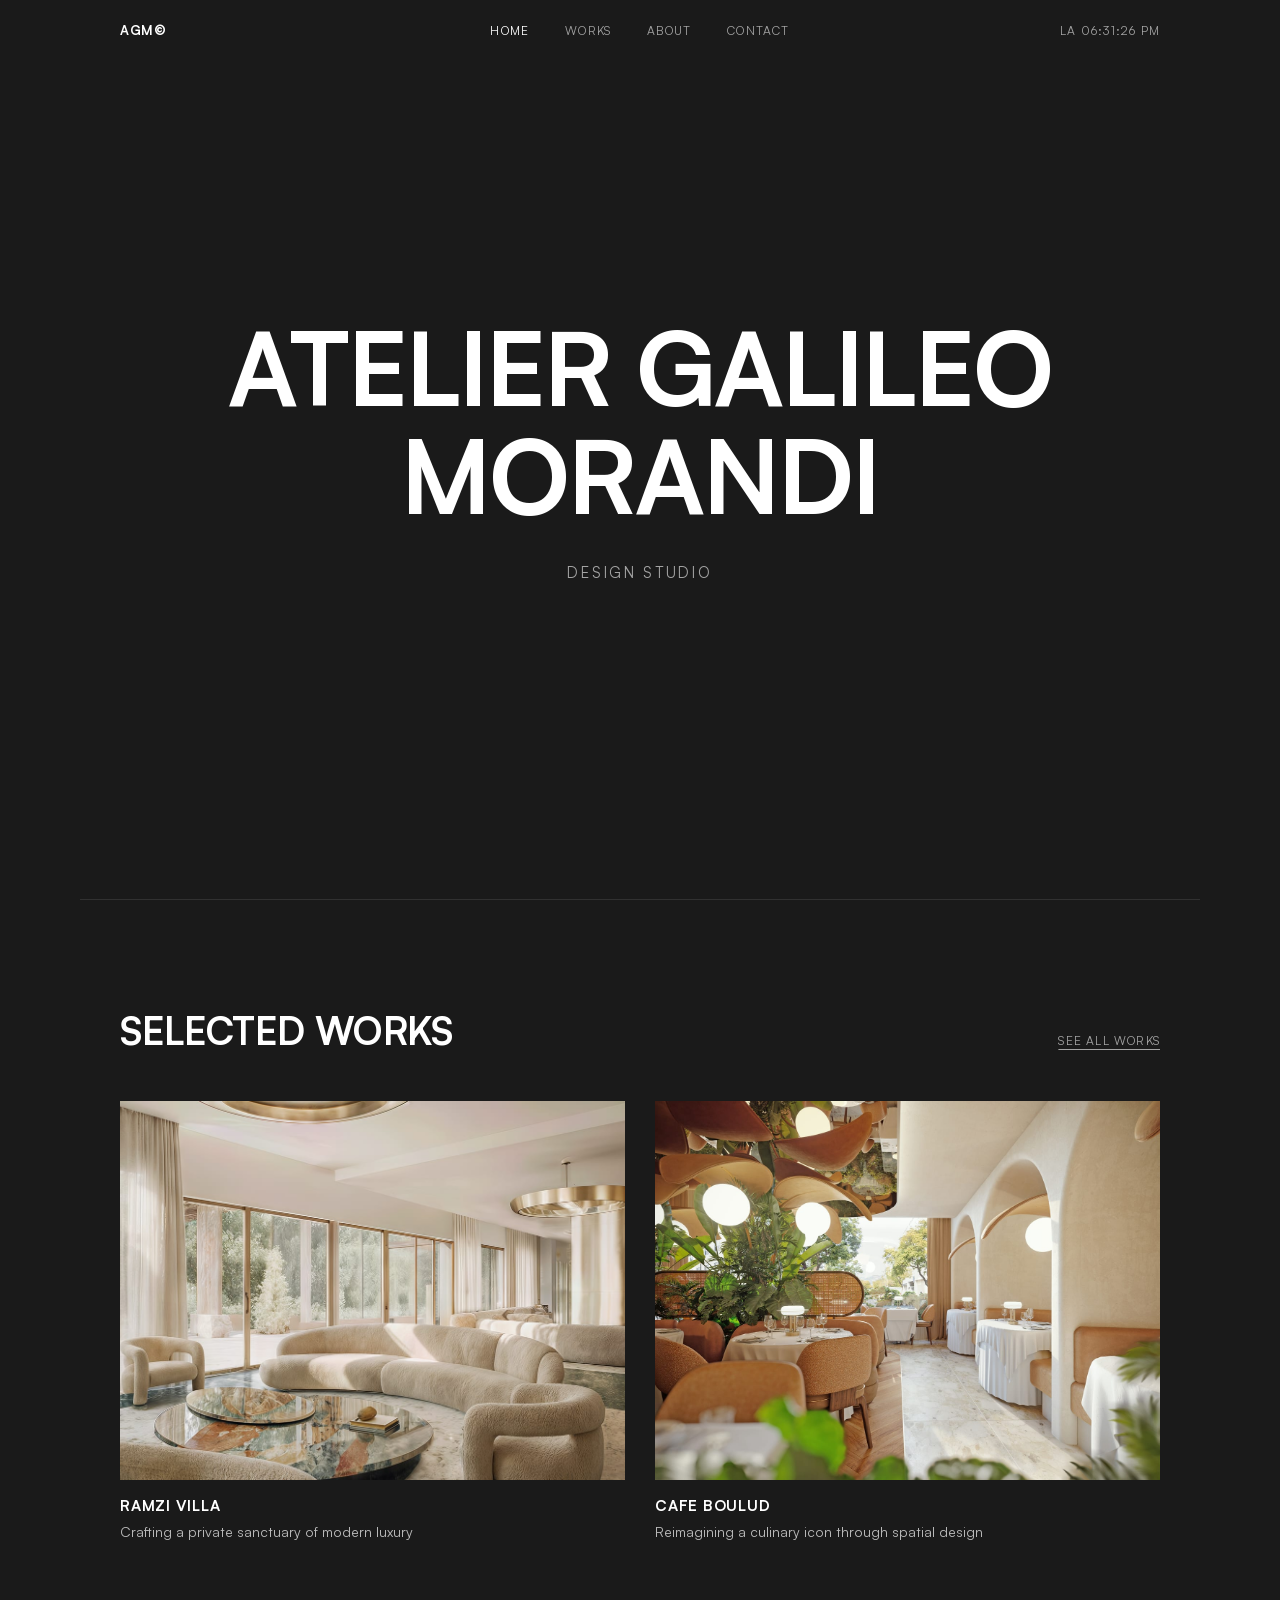
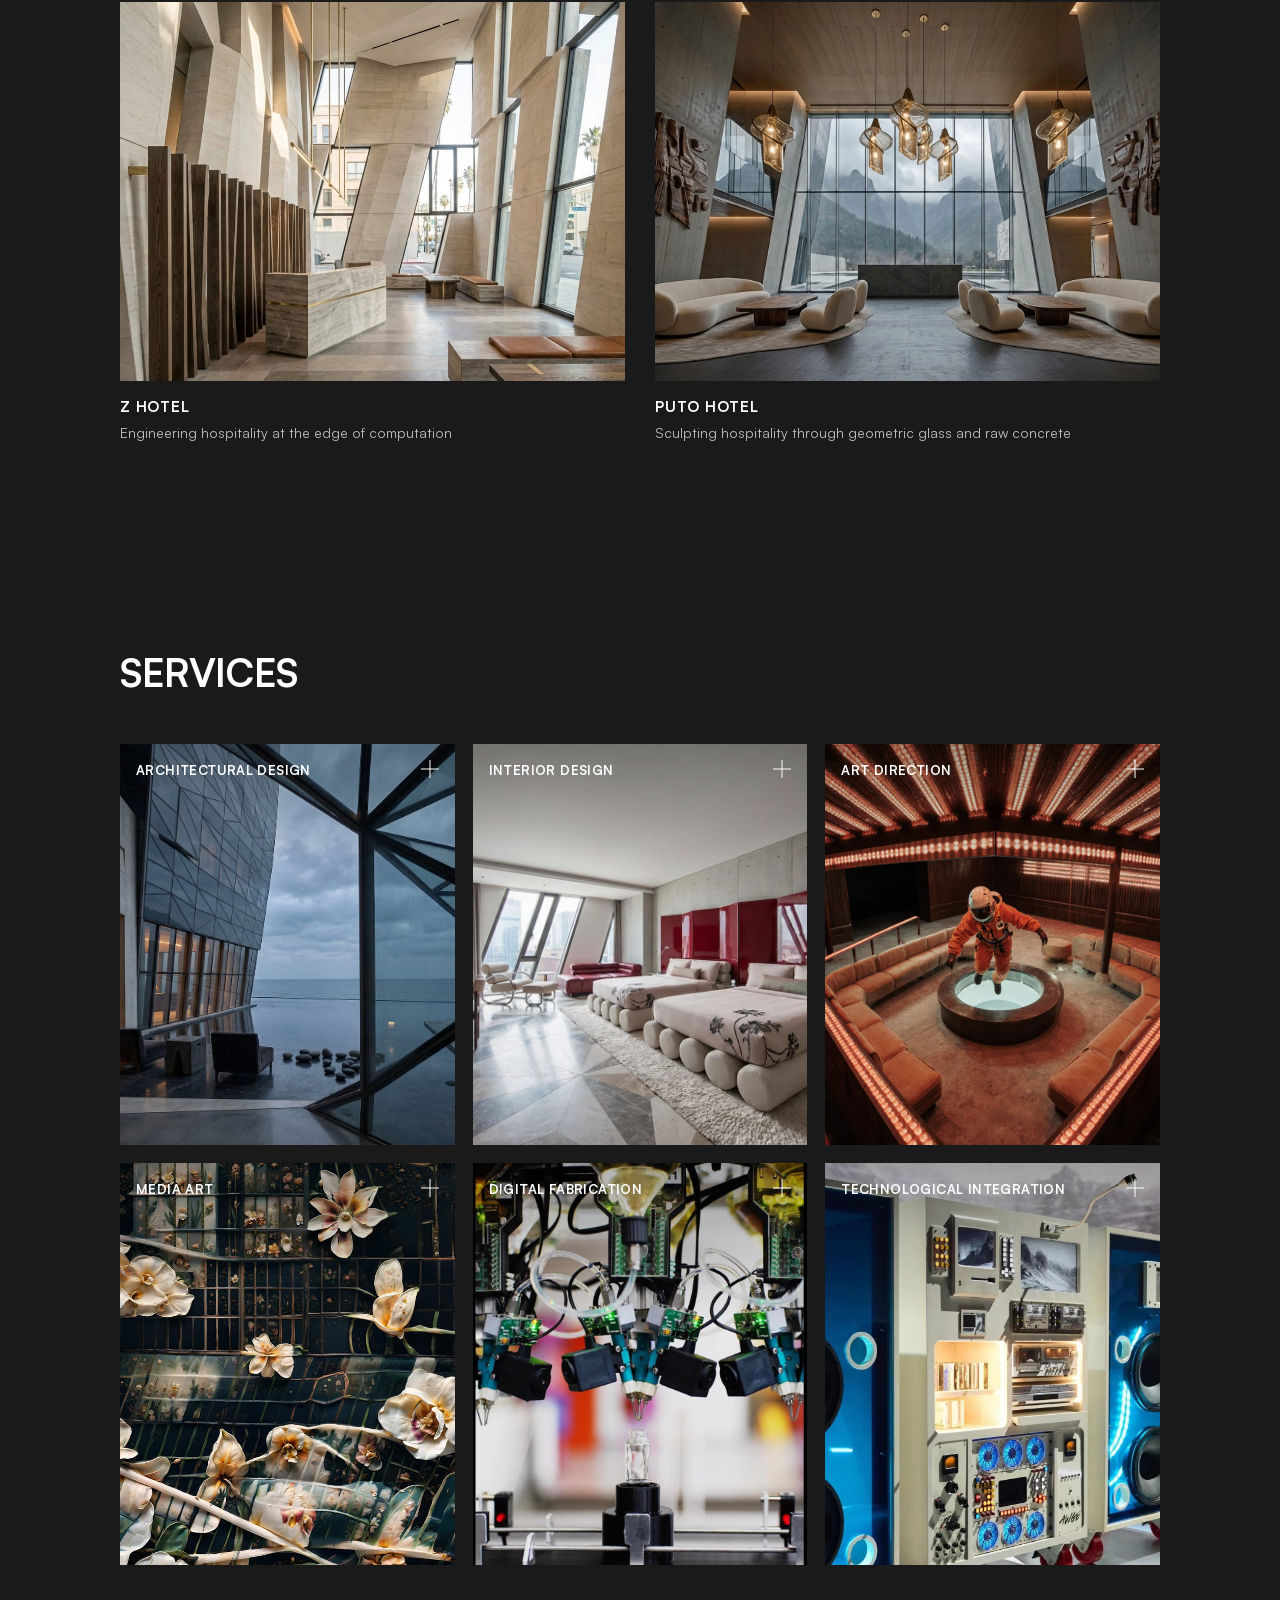
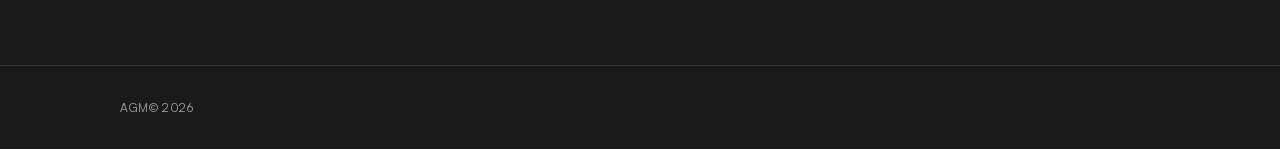
<file: index.html>
<!DOCTYPE html>
<html lang="en">
<head>
  <meta charset="UTF-8">
  <meta name="viewport" content="width=device-width, initial-scale=1.0">
  <title>Atelier Galileo Morandi — Design Studio</title>
  <meta name="description" content="Atelier Galileo Morandi is a design office working at the intersection of creativity and technology. Based in Los Angeles.">
  <meta property="og:title" content="Atelier Galileo Morandi — Design Studio">
  <meta property="og:description" content="Design office working at the intersection of creativity and technology.">
  <meta property="og:image" content="https://atelier-galileo.github.io/SelectedWorks/images/projects/z-hotel/desktop/generated-image-february-23-2026-2-05pm.jpg-2.jpg">
  <meta property="og:url" content="https://atelier-galileo.github.io/SelectedWorks/">
  <meta property="og:type" content="website">
  <meta name="twitter:card" content="summary_large_image">
  <link rel="stylesheet" href="css/styles.css">
</head>
<body>

  <!-- Navigation -->
  <nav class="nav">
    <div class="container nav__inner">
      <a href="index.html" class="nav__logo">AGM&copy;</a>
      <div class="nav__links" id="navLinks">
        <a href="index.html" class="nav__link">HOME</a>
        <a href="works.html" class="nav__link">WORKS</a>
        <a href="about.html" class="nav__link">ABOUT</a>
        <a href="contact.html" class="nav__link">CONTACT</a>
      </div>
      <span class="nav__clock" id="clock"></span>
      <button class="nav__toggle" id="navToggle" aria-label="Menu">
        <span></span>
        <span></span>
        <span></span>
      </button>
    </div>
  </nav>

  <!-- Hero -->
  <section class="hero">
    <div class="hero__content">
      <h1 class="hero__heading">ATELIER GALILEO MORANDI</h1>
      <p class="hero__subtitle">DESIGN STUDIO</p>
    </div>
    <div class="hero__divider"></div>
  </section>

  <!-- Selected Works -->
  <section class="section" id="selectedWorks">
    <div class="container reveal">
      <div class="works__header">
        <h2 class="works__title">SELECTED WORKS</h2>
        <a href="works.html" class="works__see-all">SEE ALL WORKS</a>
      </div>
      <div class="works__grid" id="worksGrid"></div>
    </div>
  </section>

  <!-- Services -->
  <section class="section" id="services">
    <div class="container reveal">
      <h2 class="services__title">SERVICES</h2>
      <div class="services__grid" id="servicesGrid"></div>
    </div>
  </section>

  <!-- Footer -->
  <footer class="footer">
    <div class="container footer__inner">
      <span class="footer__copyright" id="footerCopy"></span>
    </div>
  </footer>

  <script src="data.js?v=12"></script>
  <script src="js/responsive-images.js"></script>
  <script src="js/main.js" defer></script>
  <script src="js/hero-blur.js" defer></script>
  <script src="js/section-reveal.js" defer></script>
</body>
</html>
</file>
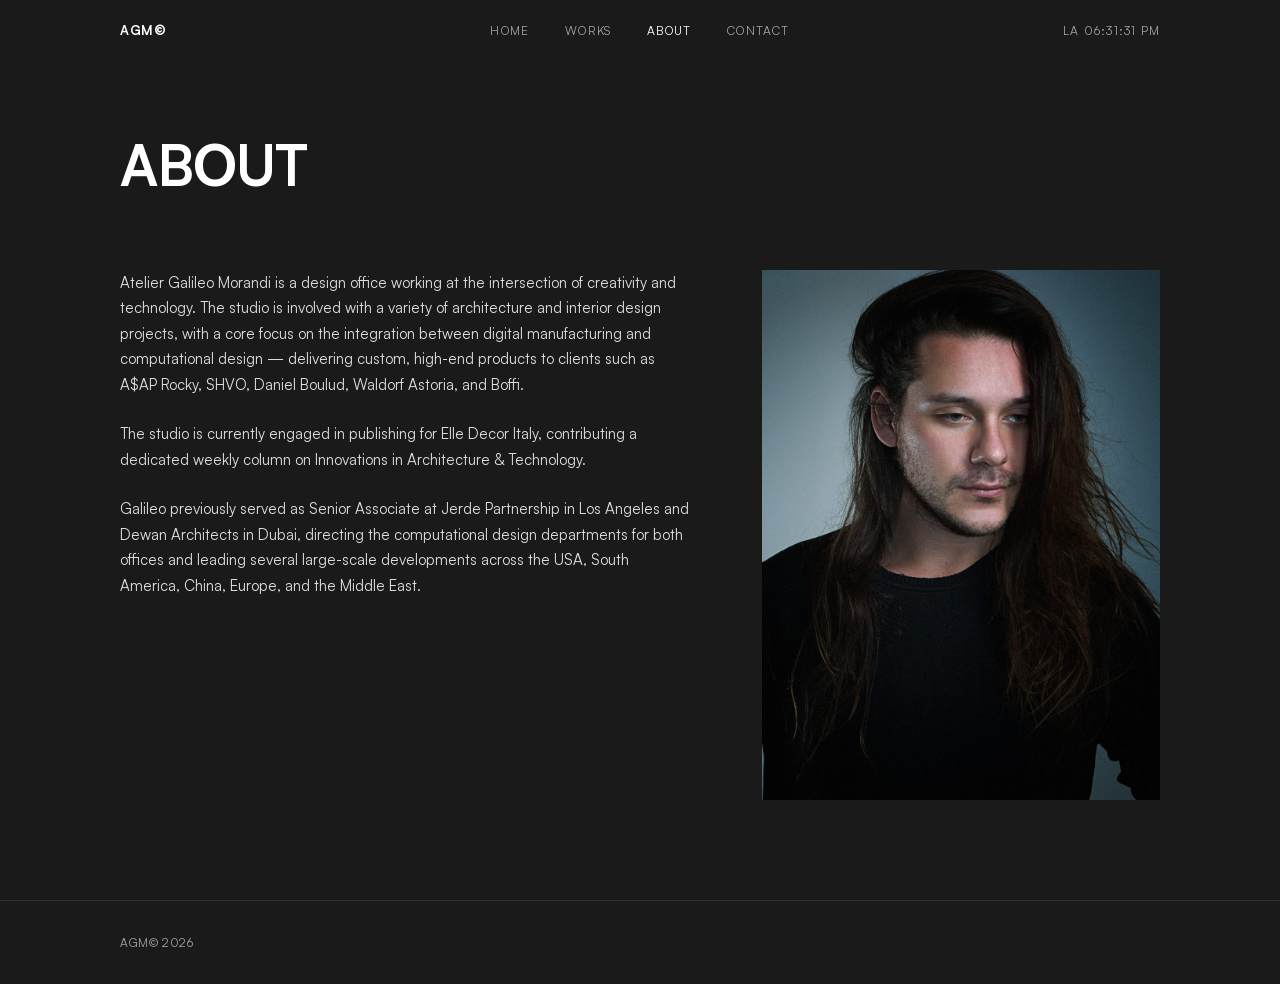
<file: about.html>
<!DOCTYPE html>
<html lang="en">
<head>
  <meta charset="UTF-8">
  <meta name="viewport" content="width=device-width, initial-scale=1.0">
  <title>About — Atelier Galileo Morandi</title>
  <meta name="description" content="About Atelier Galileo Morandi — a design office working at the intersection of creativity and technology.">
  <link rel="stylesheet" href="css/styles.css">
</head>
<body>

  <!-- Navigation -->
  <nav class="nav">
    <div class="container nav__inner">
      <a href="index.html" class="nav__logo">AGM&copy;</a>
      <div class="nav__links" id="navLinks">
        <a href="index.html" class="nav__link">HOME</a>
        <a href="works.html" class="nav__link">WORKS</a>
        <a href="about.html" class="nav__link">ABOUT</a>
        <a href="contact.html" class="nav__link">CONTACT</a>
      </div>
      <span class="nav__clock" id="clock"></span>
      <button class="nav__toggle" id="navToggle" aria-label="Menu">
        <span></span>
        <span></span>
        <span></span>
      </button>
    </div>
  </nav>

  <!-- About -->
  <main class="container">
    <section class="about-page" id="about">
      <h1 class="about-page__heading reveal">ABOUT</h1>
      <div class="about__grid reveal">
        <div class="about__text" id="aboutText"></div>
        <img class="about__portrait" src="images/services/desktop/galileo-morandi-portrait.jpg" alt="Galileo Morandi — portrait" loading="lazy">
      </div>
    </section>
  </main>

  <!-- Footer -->
  <footer class="footer" style="margin-top: var(--section-gap);">
    <div class="container footer__inner">
      <span class="footer__copyright" id="footerCopy"></span>
    </div>
  </footer>

  <script src="data.js?v=12"></script>
  <script src="js/main.js" defer></script>
  <script src="js/section-reveal.js" defer></script>
</body>
</html>
</file>
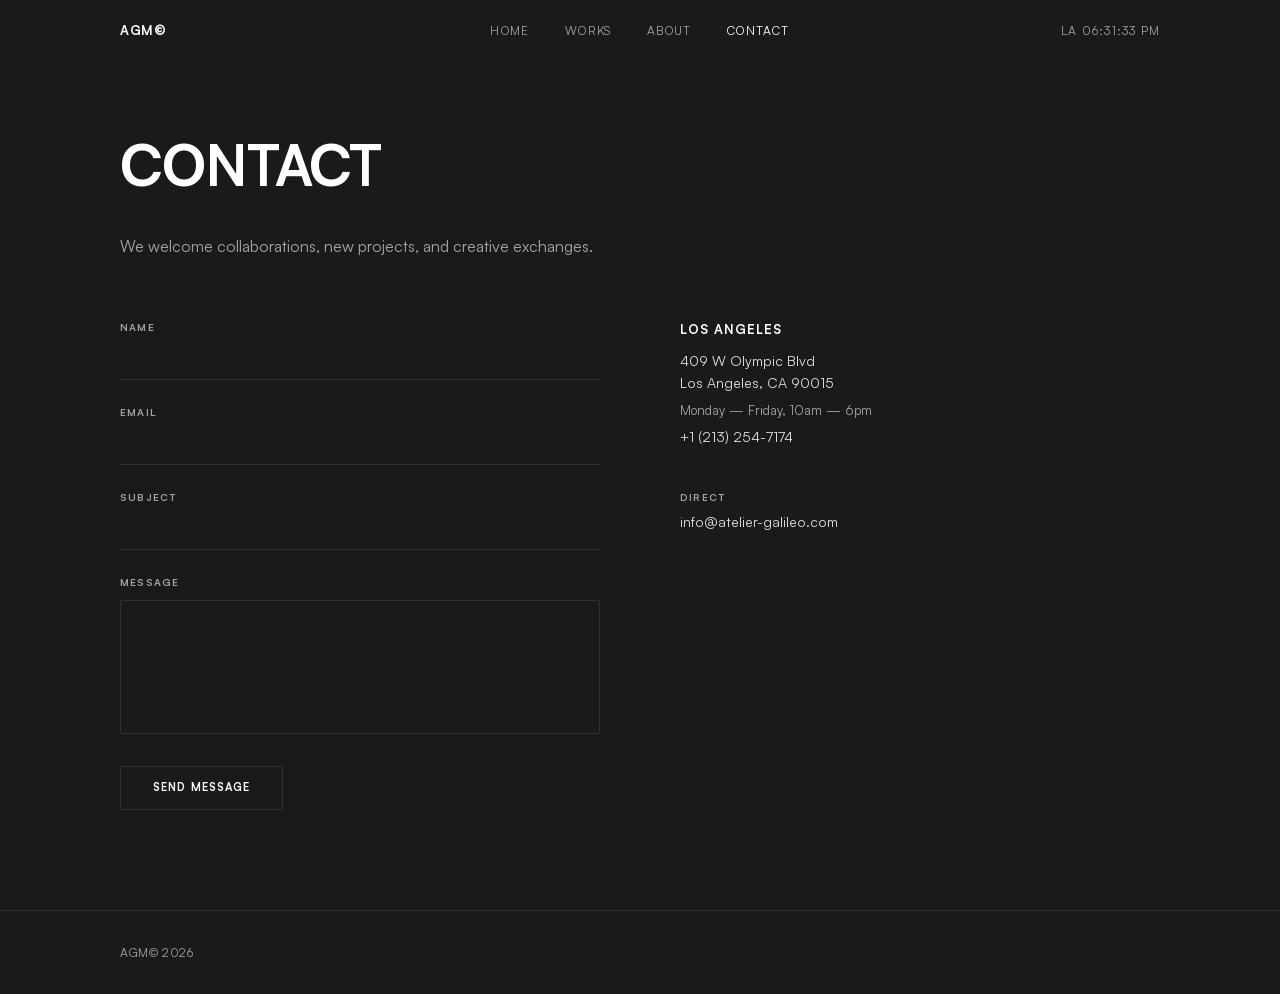
<file: contact.html>
<!DOCTYPE html>
<html lang="en">
<head>
  <meta charset="UTF-8">
  <meta name="viewport" content="width=device-width, initial-scale=1.0">
  <title>Contact — Atelier Galileo Morandi</title>
  <meta name="description" content="Get in touch with Atelier Galileo Morandi — design studio based in Los Angeles.">
  <link rel="stylesheet" href="css/styles.css">
</head>
<body>

  <!-- Navigation -->
  <nav class="nav">
    <div class="container nav__inner">
      <a href="index.html" class="nav__logo">AGM&copy;</a>
      <div class="nav__links" id="navLinks">
        <a href="index.html" class="nav__link">HOME</a>
        <a href="works.html" class="nav__link">WORKS</a>
        <a href="about.html" class="nav__link">ABOUT</a>
        <a href="contact.html" class="nav__link">CONTACT</a>
      </div>
      <span class="nav__clock" id="clock"></span>
      <button class="nav__toggle" id="navToggle" aria-label="Menu">
        <span></span>
        <span></span>
        <span></span>
      </button>
    </div>
  </nav>

  <!-- Contact -->
  <main class="container">
    <h1 class="contact-page__heading reveal">CONTACT</h1>

    <p class="contact-page__intro reveal">We welcome collaborations, new projects, and creative exchanges.</p>

    <div class="contact-page__layout reveal">

      <!-- Left: Form -->
      <div class="contact-page__form-col">
        <form class="contact-form" id="contactForm">
          <div class="contact-form__field">
            <label class="contact-form__label" for="contactName">NAME</label>
            <input class="contact-form__input" type="text" id="contactName" name="name" required>
          </div>
          <div class="contact-form__field">
            <label class="contact-form__label" for="contactEmail">EMAIL</label>
            <input class="contact-form__input" type="email" id="contactEmail" name="email" required>
          </div>
          <div class="contact-form__field">
            <label class="contact-form__label" for="contactSubject">SUBJECT</label>
            <input class="contact-form__input" type="text" id="contactSubject" name="subject">
          </div>
          <div class="contact-form__field">
            <label class="contact-form__label" for="contactMessage">MESSAGE</label>
            <textarea class="contact-form__textarea" id="contactMessage" name="message" rows="6" required></textarea>
          </div>
          <button class="contact-form__submit" type="submit">SEND MESSAGE</button>
        </form>
      </div>

      <!-- Right: Info -->
      <div class="contact-page__info-col">

        <div class="contact-page__office">
          <h3 class="contact-page__office-title">LOS ANGELES</h3>
          <p class="contact-page__office-address">409 W Olympic Blvd<br>Los Angeles, CA 90015</p>
          <p class="contact-page__office-hours">Monday — Friday, 10am — 6pm</p>
          <a href="tel:+12132547174" class="contact-page__office-phone">+1 (213) 254-7174</a>
        </div>


        <div class="contact-page__direct">
          <span class="contact-page__direct-label">DIRECT</span>
          <a href="mailto:info@atelier-galileo.com" class="contact-page__direct-email">info@atelier-galileo.com</a>
        </div>


      </div>
    </div>
  </main>

  <!-- Footer -->
  <footer class="footer" style="margin-top: var(--section-gap);">
    <div class="container footer__inner">
      <span class="footer__copyright" id="footerCopy"></span>
    </div>
  </footer>

  <script src="data.js"></script>
  <script src="js/main.js" defer></script>
  <script src="js/section-reveal.js" defer></script>
</body>
</html>
</file>
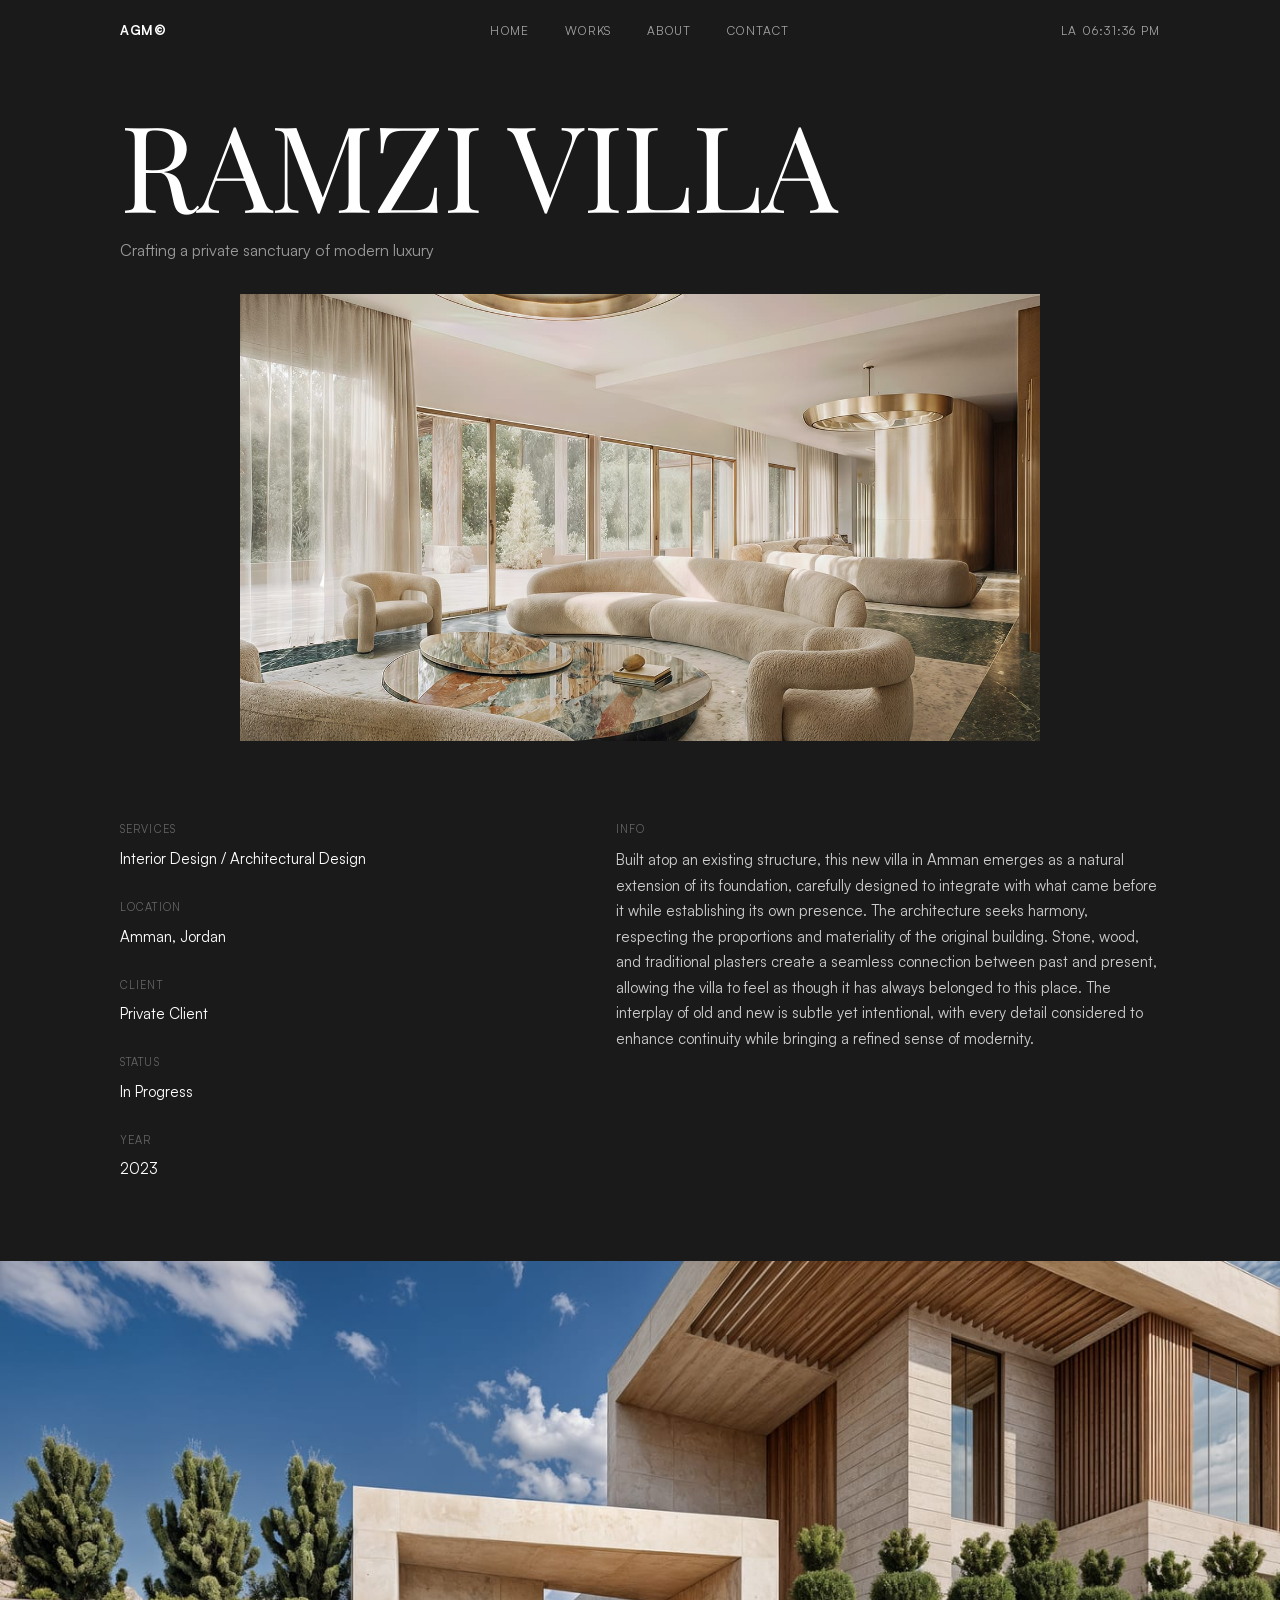
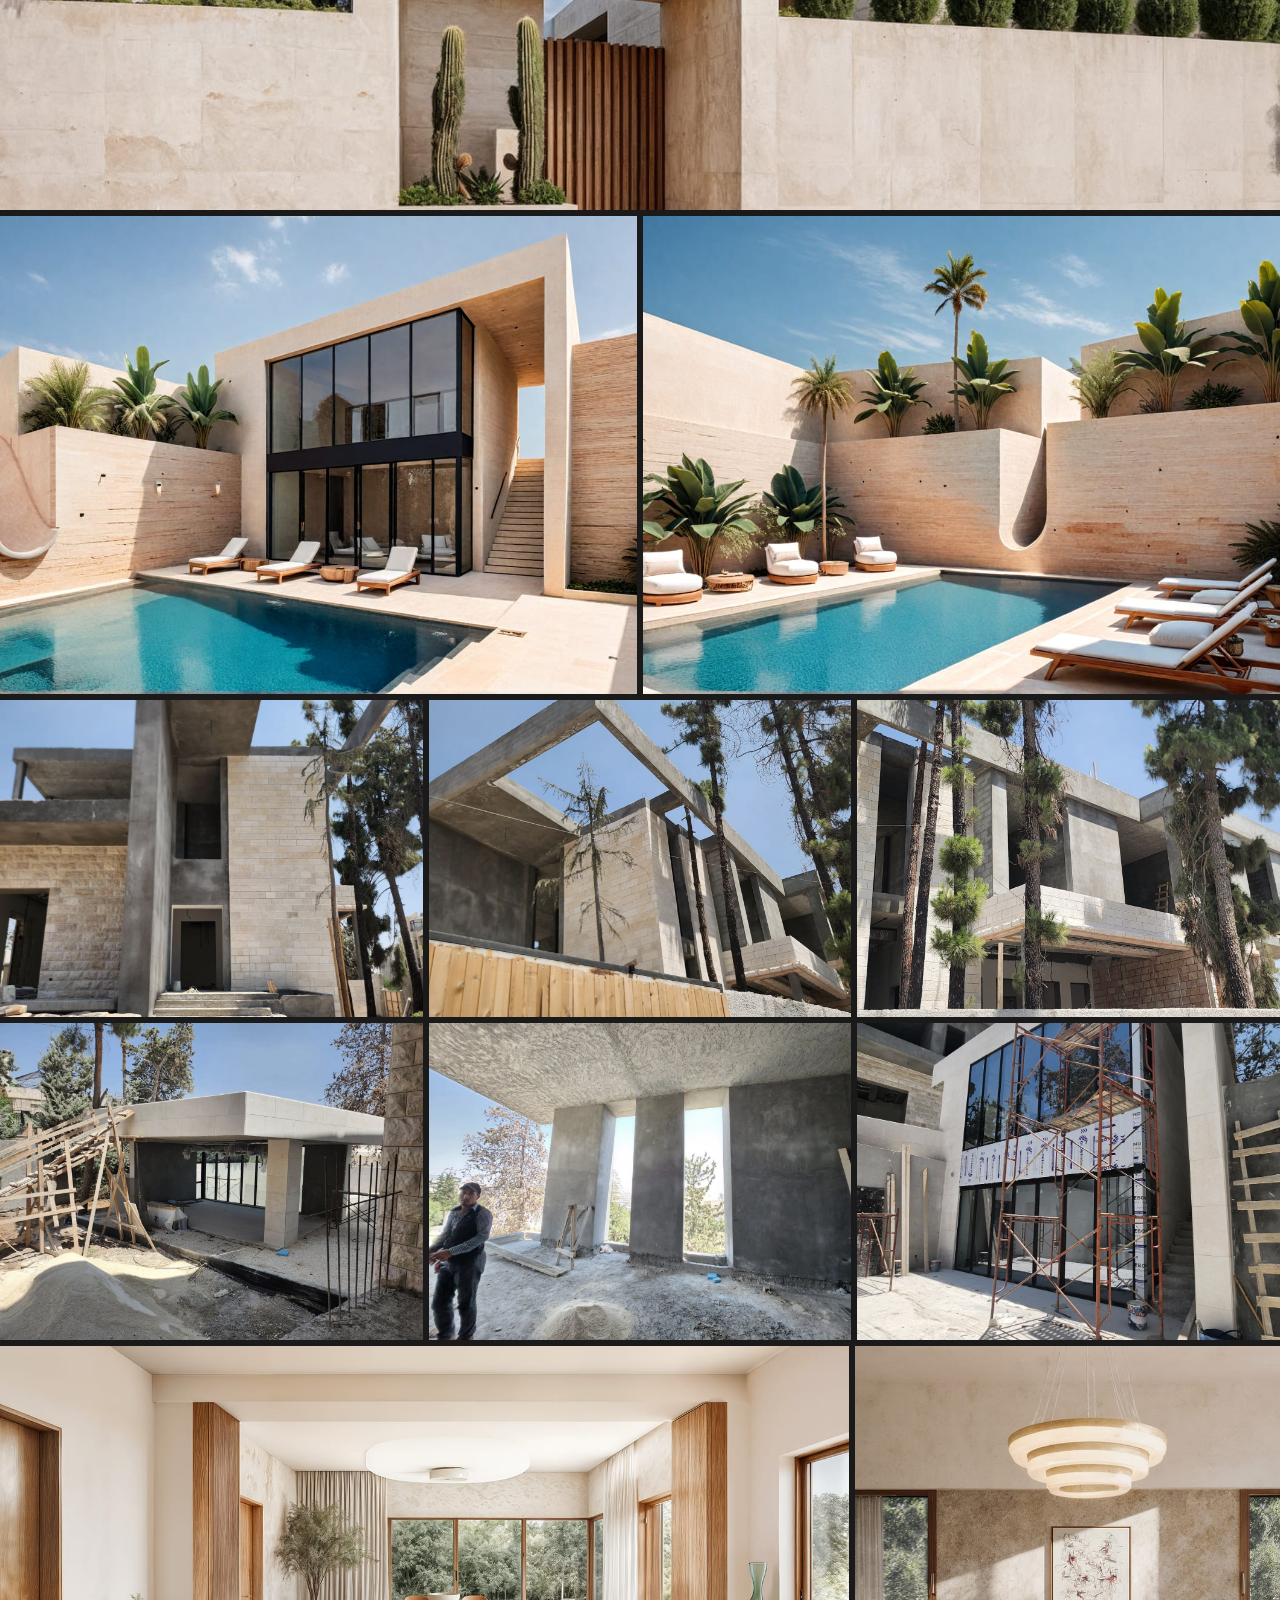
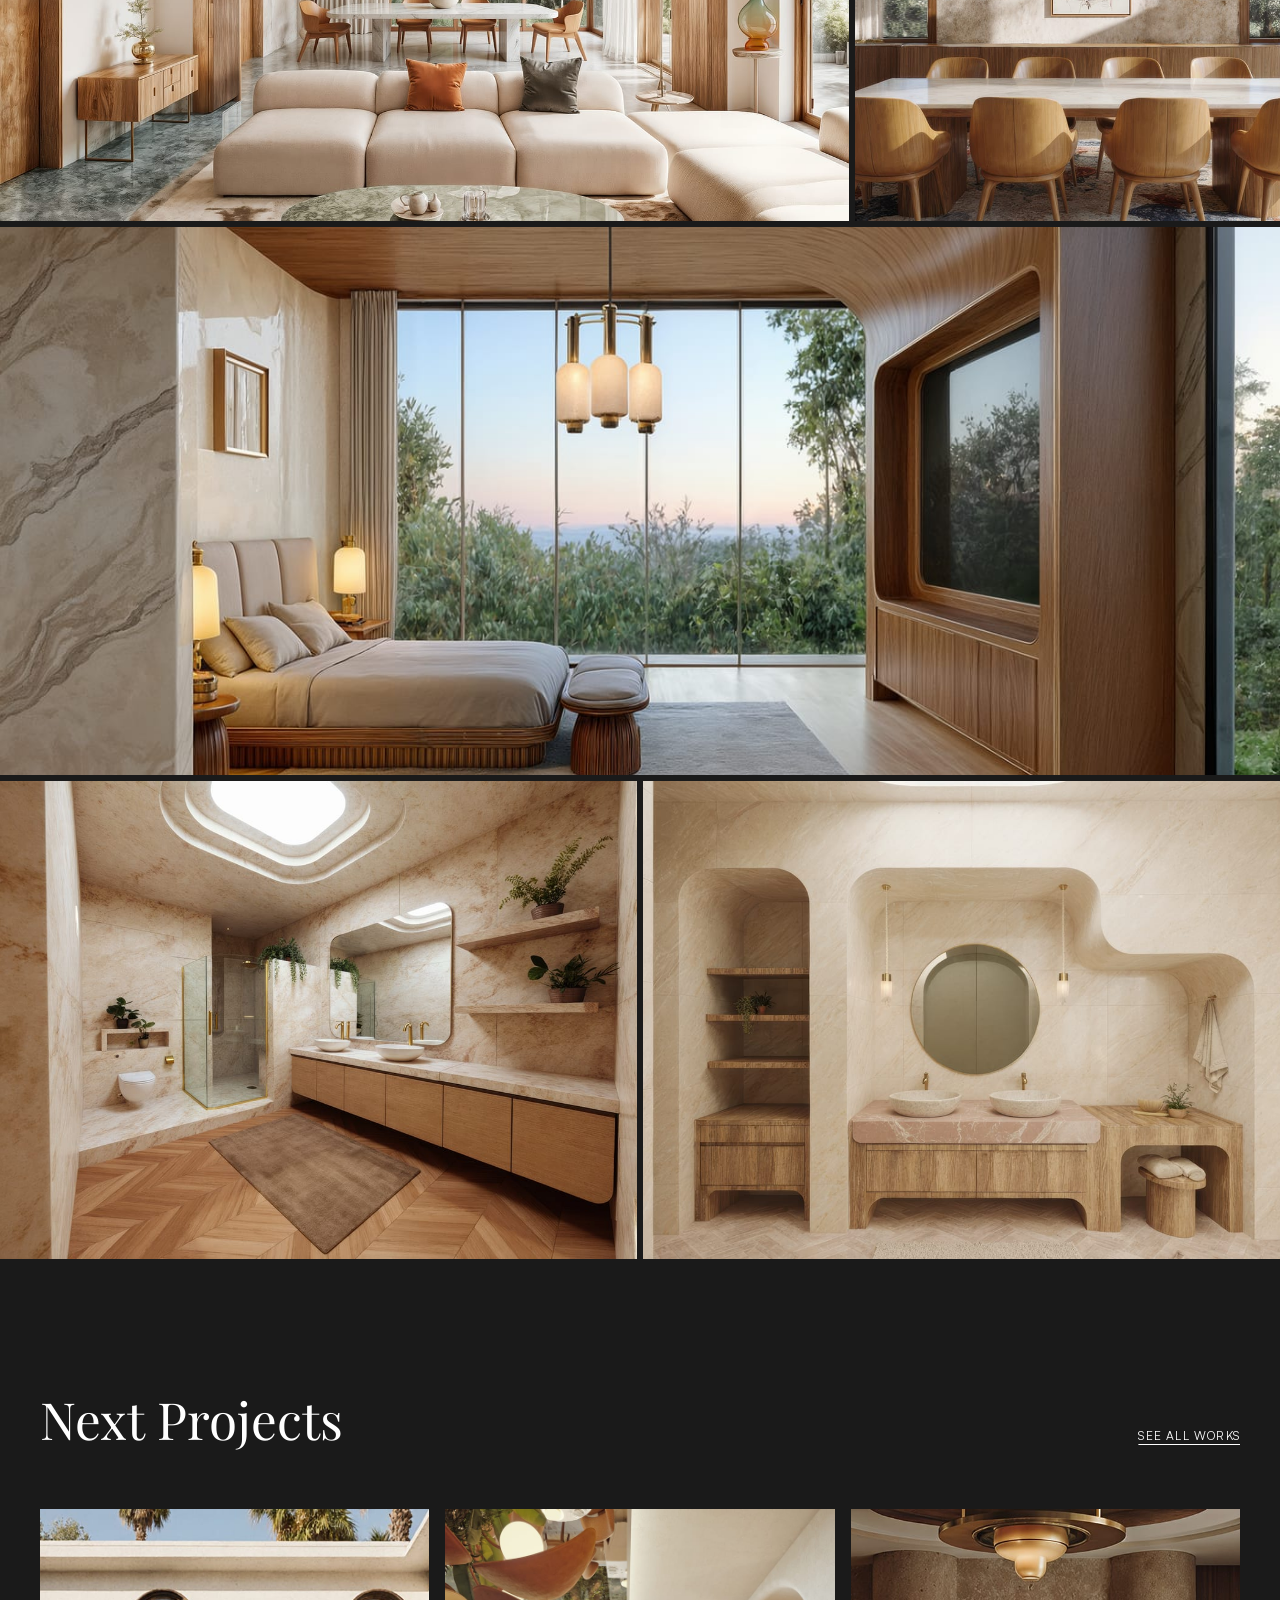
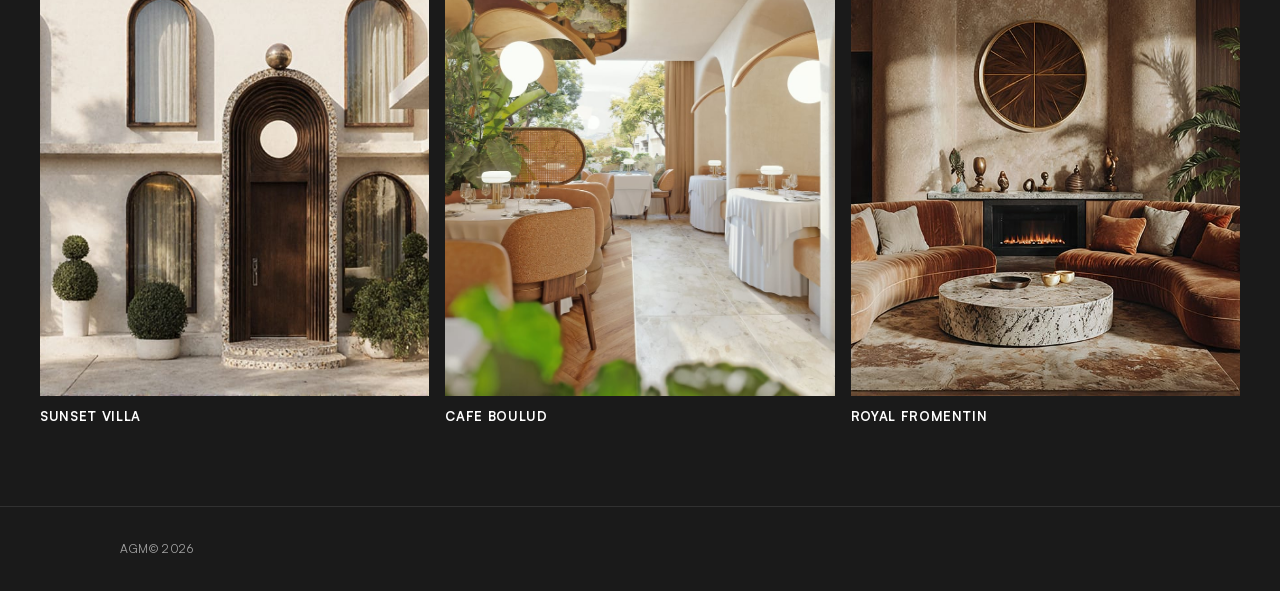
<file: project.html>
<!DOCTYPE html>
<html lang="en">
<head>
  <meta charset="UTF-8">
  <meta name="viewport" content="width=device-width, initial-scale=1.0">
  <title id="pageTitle">Project — Atelier Galileo Morandi</title>
  <meta name="description" content="Project case study by Atelier Galileo Morandi.">
  <link rel="preconnect" href="https://fonts.googleapis.com">
  <link rel="preconnect" href="https://fonts.gstatic.com" crossorigin>
  <link href="https://fonts.googleapis.com/css2?family=Playfair+Display:wght@400;500&display=swap" rel="stylesheet">
  <link rel="stylesheet" href="css/styles.css">
</head>
<body>

  <!-- Navigation -->
  <nav class="nav">
    <div class="container nav__inner">
      <a href="index.html" class="nav__logo">AGM&copy;</a>
      <div class="nav__links" id="navLinks">
        <a href="index.html" class="nav__link">HOME</a>
        <a href="works.html" class="nav__link">WORKS</a>
        <a href="about.html" class="nav__link">ABOUT</a>
        <a href="contact.html" class="nav__link">CONTACT</a>
      </div>
      <span class="nav__clock" id="clock"></span>
      <button class="nav__toggle" id="navToggle" aria-label="Menu">
        <span></span>
        <span></span>
        <span></span>
      </button>
    </div>
  </nav>

  <!-- Project Detail -->
  <main class="proj-detail" id="projectDetail">

    <!-- Hero -->
    <section class="proj-detail__hero container">
      <h1 class="proj-detail__title" id="projTitle"></h1>
      <p class="proj-detail__subtitle" id="projSubtitle"></p>
    </section>

    <!-- Hero Image -->
    <section class="proj-detail__hero-image" id="projHeroImage">
      <img src="" alt="" id="projHeroImg">
    </section>

    <!-- Metadata -->
    <section class="proj-detail__meta container">
      <div class="proj-detail__meta-left" id="projMetaLeft"></div>
      <div class="proj-detail__meta-right">
        <span class="proj-detail__label">INFO</span>
        <p class="proj-detail__info" id="projInfo"></p>
        <a href="#" class="proj-detail__live-link" id="projLiveLink">See live project</a>
      </div>
    </section>

    <!-- Gallery -->
    <section class="proj-detail__gallery">
      <div class="proj-detail__strip" id="projGallery"></div>
    </section>

    <!-- Next Projects -->
    <section class="proj-detail__next container">
      <div class="proj-detail__next-header">
        <h2 class="proj-detail__next-title">Next Projects</h2>
        <a href="works.html" class="proj-detail__next-all">SEE ALL WORKS</a>
      </div>
      <div class="proj-detail__next-grid" id="projNextGrid"></div>
    </section>

  </main>

  <!-- Footer -->
  <footer class="footer">
    <div class="container footer__inner">
      <span class="footer__copyright" id="footerCopy"></span>
    </div>
  </footer>

  <script src="data.js?v=12"></script>
  <script src="js/responsive-images.js"></script>
  <script src="js/main.js" defer></script>
  <script src="js/section-reveal.js" defer></script>
  <script src="js/project-detail.js" defer></script>
  <script src="js/mobile-gallery.js" defer></script>
</body>
</html>
</file>
<file: css/styles.css>
/* ==========================================================================
   styles.css — Atelier Galileo Morandi Portfolio
   Source of truth: gemini.md
   ========================================================================== */

/* 1. Font Face
   ========================================================================== */

@font-face {
  font-family: 'Satoshi';
  src: url('../fonts/Satoshi-Variable.woff2') format('woff2');
  font-weight: 300 900;
  font-style: normal;
  font-display: swap;
}

/* 2. Custom Properties
   ========================================================================== */

:root {
  --bg: #1A1A1A;
  --text-primary: #FFFFFF;
  --text-secondary: rgba(255, 255, 255, 0.6);
  --text-body: rgba(255, 255, 255, 0.85);
  --divider: rgba(255, 255, 255, 0.1);
  --overlay: rgba(0, 0, 0, 0.3);

  --font: 'Satoshi', 'Inter', system-ui, sans-serif;

  --container-max: 1200px;
  --pad-desktop: 80px;
  --pad-mobile: 24px;
  --section-gap: 100px;
}

/* 3. Reset / Base
   ========================================================================== */

*, *::before, *::after {
  margin: 0;
  padding: 0;
  box-sizing: border-box;
}

html {
  scroll-behavior: smooth;
}

body {
  font-family: var(--font);
  font-weight: 400;
  font-size: 15px;
  line-height: 1.6;
  background: var(--bg);
  color: var(--text-primary);
  -webkit-font-smoothing: antialiased;
  -moz-osx-font-smoothing: grayscale;
  overflow-x: hidden;
}

img {
  display: block;
  max-width: 100%;
  height: auto;
  border-radius: 0;
  object-fit: cover;
}

a {
  color: inherit;
  text-decoration: none;
}

button {
  font: inherit;
  color: inherit;
  background: none;
  border: none;
  cursor: pointer;
}

ul, ol {
  list-style: none;
}

/* 4. Typography Utilities
   ========================================================================== */

.text-uppercase {
  text-transform: uppercase;
}

/* 5. Layout
   ========================================================================== */

.container {
  max-width: var(--container-max);
  margin: 0 auto;
  padding: 0 var(--pad-desktop);
}

.section {
  padding: var(--section-gap) 0;
}

/* 6. Navigation
   ========================================================================== */

.nav {
  position: fixed;
  top: 0;
  left: 0;
  right: 0;
  z-index: 100;
  padding: 20px 0;
}

.nav__inner {
  display: flex;
  align-items: center;
  justify-content: space-between;
}

.nav__logo {
  font-size: 13px;
  font-weight: 700;
  text-transform: uppercase;
  letter-spacing: 0.05em;
}

.nav__links {
  display: flex;
  gap: 36px;
  position: absolute;
  left: 50%;
  transform: translateX(-50%);
}

.nav__link {
  font-size: 12px;
  font-weight: 400;
  text-transform: uppercase;
  letter-spacing: 0.1em;
  color: var(--text-secondary);
  transition: color 0.2s ease;
}

.nav__link:hover,
.nav__link--active {
  color: var(--text-primary);
}

.nav__clock {
  font-size: 12px;
  font-weight: 400;
  text-transform: uppercase;
  letter-spacing: 0.1em;
  color: var(--text-secondary);
}

/* Mobile nav toggle */
.nav__toggle {
  display: none;
  flex-direction: column;
  gap: 5px;
  padding: 4px;
}

.nav__toggle span {
  display: block;
  width: 20px;
  height: 1px;
  background: var(--text-primary);
  transition: transform 0.3s ease, opacity 0.3s ease;
}

/* 7. Hero
   ========================================================================== */

.hero {
  height: 100vh;
  display: flex;
  align-items: center;
  justify-content: center;
  text-align: center;
  position: relative;
}

.hero__content {
  will-change: filter, opacity, transform;
}

.hero__heading {
  font-size: clamp(48px, 8vw, 140px);
  font-weight: 700;
  text-transform: uppercase;
  letter-spacing: -0.02em;
  line-height: 1.05;
}

.hero__subtitle {
  font-size: 15px;
  font-weight: 400;
  text-transform: uppercase;
  letter-spacing: 0.18em;
  color: var(--text-secondary);
  margin-top: 32px;
}

.hero__divider {
  position: absolute;
  bottom: 0;
  left: var(--pad-desktop);
  right: var(--pad-desktop);
  height: 1px;
  background: var(--divider);
}

/* 8. Selected Works
   ========================================================================== */

.works__header {
  display: flex;
  align-items: baseline;
  justify-content: space-between;
  margin-bottom: 40px;
}

.works__title {
  font-size: clamp(28px, 3vw, 40px);
  font-weight: 700;
  text-transform: uppercase;
  letter-spacing: -0.01em;
}

.works__see-all {
  font-size: 12px;
  font-weight: 400;
  text-transform: uppercase;
  letter-spacing: 0.1em;
  color: var(--text-secondary);
  text-decoration: underline;
  text-underline-offset: 4px;
  transition: color 0.2s ease;
}

.works__see-all:hover {
  color: var(--text-primary);
}

.works__grid {
  display: grid;
  grid-template-columns: 1fr 1fr;
  gap: 30px;
  row-gap: 60px;
}

.project-card {
  display: block;
}

.project-card__image {
  width: 100%;
  aspect-ratio: 4 / 3;
  background: #222;
}

.project-card__name {
  font-size: 15px;
  font-weight: 700;
  text-transform: uppercase;
  letter-spacing: 0.05em;
  margin-top: 14px;
}

.project-card__tagline {
  font-size: 14px;
  font-weight: 400;
  color: rgba(255, 255, 255, 0.7);
  margin-top: 4px;
  line-height: 1.4;
}


/* 9. Services
   ========================================================================== */

.services__title {
  font-size: clamp(28px, 3vw, 40px);
  font-weight: 700;
  text-transform: uppercase;
  letter-spacing: -0.01em;
  margin-bottom: 40px;
}

.services__grid {
  display: grid;
  grid-template-columns: repeat(3, 1fr);
  gap: 18px;
}

.service-card {
  position: relative;
  aspect-ratio: 1 / 1.2;
  overflow: hidden;
  cursor: pointer;
}

.service-card__image {
  width: 100%;
  height: 100%;
  object-fit: cover;
  background: #222;
  transition: transform 0.6s ease, filter 0.4s ease;
}

.service-card:hover .service-card__image,
.service-card.active .service-card__image {
  transform: scale(1.08);
  filter: brightness(0.3);
}

.service-card__overlay {
  position: absolute;
  inset: 0;
  background: linear-gradient(180deg, var(--overlay) 0%, transparent 40%);
  pointer-events: none;
  transition: background 0.4s ease;
}

.service-card:hover .service-card__overlay,
.service-card.active .service-card__overlay {
  background: rgba(0, 0, 0, 0.55);
}

.service-card__label {
  position: absolute;
  top: 16px;
  left: 16px;
  font-size: 13px;
  font-weight: 700;
  text-transform: uppercase;
  letter-spacing: 0.03em;
  z-index: 2;
}

.service-card__desc {
  position: absolute;
  bottom: 0;
  left: 0;
  right: 0;
  padding: 20px 16px;
  font-size: 13px;
  font-weight: 400;
  color: var(--text-primary);
  line-height: 1.6;
  z-index: 2;
  opacity: 0;
  transform: translateY(12px);
  transition: opacity 0.35s ease, transform 0.35s ease;
  pointer-events: none;
}

.service-card:hover .service-card__desc,
.service-card.active .service-card__desc {
  opacity: 1;
  transform: translateY(0);
}

.service-card__icon {
  position: absolute;
  top: 16px;
  right: 16px;
  width: 18px;
  height: 18px;
  z-index: 2;
  transition: transform 0.35s ease;
}

.service-card:hover .service-card__icon,
.service-card.active .service-card__icon {
  transform: rotate(45deg);
}

.service-card__icon::before,
.service-card__icon::after {
  content: '';
  position: absolute;
  background: var(--text-primary);
}

.service-card__icon::before {
  top: 50%;
  left: 0;
  width: 100%;
  height: 1px;
  transform: translateY(-50%);
}

.service-card__icon::after {
  left: 50%;
  top: 0;
  width: 1px;
  height: 100%;
  transform: translateX(-50%);
}

/* 10. About
   ========================================================================== */

.about__title {
  font-size: clamp(28px, 3vw, 40px);
  font-weight: 700;
  text-transform: uppercase;
  letter-spacing: -0.01em;
  margin-bottom: 40px;
}

.about__grid {
  display: grid;
  grid-template-columns: 55% 1fr;
  gap: 70px;
  align-items: start;
}

.about__text p {
  font-size: 15px;
  font-weight: 400;
  color: var(--text-body);
  line-height: 1.7;
  margin-bottom: 24px;
}

.about__text p:last-child {
  margin-bottom: 0;
}

.about__portrait {
  width: 100%;
  aspect-ratio: 3 / 4;
  background: #222;
}

/* 10b. About Page
   ========================================================================== */

.about-page__heading {
  font-size: clamp(36px, 5vw, 56px);
  font-weight: 700;
  text-transform: uppercase;
  letter-spacing: -0.02em;
  padding-top: 120px;
  margin-bottom: 60px;
}

/* 10c. Contact Section
   ========================================================================== */

.contact-page__heading {
  font-size: clamp(36px, 5vw, 56px);
  font-weight: 700;
  text-transform: uppercase;
  letter-spacing: -0.02em;
  padding-top: 120px;
  margin-bottom: 24px;
}

.contact-page__intro {
  font-size: 16px;
  color: var(--text-secondary);
  line-height: 1.6;
  margin-bottom: 60px;
  max-width: 480px;
}

/* Two-column layout: form left, info right */
.contact-page__layout {
  display: grid;
  grid-template-columns: 1fr 1fr;
  gap: 80px;
  align-items: start;
}

/* Form */
.contact-form {
  display: flex;
  flex-direction: column;
  gap: 24px;
}

.contact-form__field {
  display: flex;
  flex-direction: column;
  gap: 6px;
}

.contact-form__label {
  font-size: 10px;
  font-weight: 700;
  text-transform: uppercase;
  letter-spacing: 0.12em;
  color: var(--text-secondary);
}

.contact-form__input,
.contact-form__textarea {
  background: transparent;
  border: none;
  border-bottom: 1px solid var(--divider);
  color: var(--text-primary);
  font-family: var(--font);
  font-size: 14px;
  padding: 10px 0;
  outline: none;
  transition: border-color 0.2s ease;
  resize: none;
}

.contact-form__input:focus,
.contact-form__textarea:focus {
  border-bottom-color: var(--text-primary);
}

.contact-form__textarea {
  border: 1px solid var(--divider);
  padding: 12px;
  border-radius: 2px;
  margin-top: 4px;
}

.contact-form__textarea:focus {
  border-color: var(--text-primary);
}

.contact-form__submit {
  align-self: flex-start;
  background: transparent;
  color: var(--text-primary);
  border: 1px solid var(--divider);
  padding: 12px 32px;
  font-family: var(--font);
  font-size: 11px;
  font-weight: 700;
  text-transform: uppercase;
  letter-spacing: 0.1em;
  cursor: pointer;
  transition: background 0.2s ease, border-color 0.2s ease;
  margin-top: 8px;
}

.contact-form__submit:hover {
  background: var(--text-primary);
  color: var(--bg);
  border-color: var(--text-primary);
}

/* Info column */
.contact-page__info-col {
  display: flex;
  flex-direction: column;
  gap: 40px;
}

.contact-page__office {
  display: flex;
  flex-direction: column;
  gap: 6px;
}

.contact-page__office-title {
  font-size: 13px;
  font-weight: 700;
  text-transform: uppercase;
  letter-spacing: 0.08em;
  color: var(--text-primary);
  margin-bottom: 4px;
}

.contact-page__office-address {
  font-size: 14px;
  color: var(--text-body);
  line-height: 1.6;
}

.contact-page__office-hours {
  font-size: 13px;
  color: var(--text-secondary);
  line-height: 1.5;
}

.contact-page__office-phone {
  font-size: 14px;
  color: var(--text-body);
  transition: color 0.2s ease;
}

.contact-page__office-phone:hover {
  color: var(--text-primary);
}

.contact-page__direct {
  display: flex;
  flex-direction: column;
  gap: 6px;
}

.contact-page__direct-label {
  font-size: 10px;
  font-weight: 700;
  text-transform: uppercase;
  letter-spacing: 0.12em;
  color: var(--text-secondary);
}

.contact-page__direct-email {
  font-size: 14px;
  color: var(--text-body);
  transition: color 0.2s ease;
}

.contact-page__direct-email:hover {
  color: var(--text-primary);
}


/* 11. Footer
   ========================================================================== */

.footer {
  padding: 32px 0;
  border-top: 1px solid var(--divider);
}

.footer__inner {
  display: flex;
  align-items: center;
  justify-content: space-between;
}

.footer__copyright {
  font-size: 12px;
  font-weight: 400;
  text-transform: uppercase;
  letter-spacing: 0.05em;
  color: var(--text-secondary);
}

.footer__social {
  display: flex;
  gap: 28px;
}

.footer__social-link {
  font-size: 12px;
  font-weight: 400;
  text-transform: uppercase;
  letter-spacing: 0.05em;
  color: var(--text-secondary);
  transition: color 0.2s ease;
}

.footer__social-link:hover {
  color: var(--text-primary);
}

/* 12. Works Page
   ========================================================================== */

.works-page__heading {
  font-size: clamp(48px, 6vw, 80px);
  font-weight: 700;
  text-transform: uppercase;
  letter-spacing: -0.01em;
  padding-top: 120px;
  margin-bottom: 40px;
}

.filter {
  position: relative;
  margin-bottom: 50px;
  border-bottom: 1px solid var(--divider);
  padding-bottom: 16px;
}

.filter__tabs {
  display: flex;
  gap: 28px;
  flex-wrap: wrap;
}

.filter__tab {
  font-size: 12px;
  font-weight: 400;
  text-transform: uppercase;
  letter-spacing: 0.05em;
  color: var(--text-secondary);
  padding: 0;
  transition: color 0.2s ease;
  white-space: nowrap;
}

.filter__tab:hover {
  color: var(--text-primary);
}

.filter__tab--active {
  color: var(--text-primary);
}

.filter__underline {
  position: absolute;
  bottom: -1px;
  height: 2px;
  background: var(--text-primary);
  transition: left 0.2s ease, width 0.2s ease;
}

.works-grid {
  display: grid;
  grid-template-columns: repeat(3, 1fr);
  gap: 22px;
  row-gap: 44px;
}

.work-card {
  display: block;
  transition: opacity 0.25s ease-out, transform 0.25s ease-out;
}

.work-card__image {
  width: 100%;
  aspect-ratio: 3 / 4;
  object-fit: cover;
  background: #222;
}

.work-card__name {
  font-size: 13px;
  font-weight: 700;
  text-transform: uppercase;
  letter-spacing: 0.05em;
  margin-top: 10px;
}


/* 12b. Project Detail Page
   ========================================================================== */

.proj {
  padding-top: 80px;
}

/* Back link */
.proj__back {
  display: inline-flex;
  align-items: center;
  gap: 8px;
  font-size: 12px;
  font-weight: 400;
  text-transform: uppercase;
  letter-spacing: 0.1em;
  color: var(--text-secondary);
  margin-bottom: 60px;
  transition: color 0.2s ease;
}

.proj__back:hover {
  color: var(--text-primary);
}

.proj__back svg {
  width: 16px;
  height: 16px;
}

/* Header */
.proj__header {
  margin-bottom: 80px;
}

.proj__name {
  font-size: clamp(40px, 5vw, 72px);
  font-weight: 700;
  text-transform: uppercase;
  letter-spacing: -0.02em;
  line-height: 1.05;
  margin-bottom: 20px;
}

.proj__tagline {
  font-size: 15px;
  font-weight: 400;
  color: var(--text-body);
  max-width: 520px;
  line-height: 1.6;
  margin-bottom: 24px;
}

.proj__meta {
  display: flex;
  gap: 24px;
}

.proj__category {
  font-size: 11px;
  font-weight: 400;
  text-transform: uppercase;
  letter-spacing: 0.1em;
  color: var(--text-secondary);
  padding: 6px 0;
  border-top: 1px solid var(--divider);
}

/* Divider between header and gallery */
.proj__divider {
  height: 1px;
  background: var(--divider);
  margin-bottom: 80px;
}

/* Gallery rhythm blocks */
.proj__gallery {
  display: flex;
  flex-direction: column;
  gap: 20px;
}

/* Block: full-width within container */
.proj__block--full {
  width: 100%;
}

.proj__block--full img {
  width: 100%;
  aspect-ratio: 16 / 9;
}

/* Block: bleed — breaks out of container to viewport edges */
.proj__block--bleed {
  width: 100vw;
  margin-left: calc(-1 * var(--pad-desktop));
  position: relative;
}

.proj__block--bleed img {
  width: 100%;
  aspect-ratio: 21 / 9;
}

/* Block: duo — two images side by side */
.proj__block--duo {
  display: grid;
  grid-template-columns: 1fr 1fr;
  gap: 20px;
}

.proj__block--duo img {
  width: 100%;
  aspect-ratio: 3 / 4;
}

/* Block: offset — large image + small image, staggered vertically */
.proj__block--offset {
  display: grid;
  grid-template-columns: 1.4fr 1fr;
  gap: 20px;
  align-items: end;
}

.proj__block--offset img:first-child {
  width: 100%;
  aspect-ratio: 4 / 3;
}

.proj__block--offset img:last-child {
  width: 100%;
  aspect-ratio: 1 / 1;
}

/* Block: offset reversed */
.proj__block--offset-r {
  display: grid;
  grid-template-columns: 1fr 1.4fr;
  gap: 20px;
  align-items: end;
}

.proj__block--offset-r img:first-child {
  width: 100%;
  aspect-ratio: 1 / 1;
}

.proj__block--offset-r img:last-child {
  width: 100%;
  aspect-ratio: 4 / 3;
}

/* Block: solo — single centered image at reduced width */
.proj__block--solo {
  max-width: 70%;
  margin: 40px auto;
}

.proj__block--solo img {
  width: 100%;
  aspect-ratio: 3 / 4;
}

/* Next / prev navigation */
.proj__nav {
  display: flex;
  justify-content: space-between;
  align-items: center;
  padding: 60px 0;
  border-top: 1px solid var(--divider);
  margin-top: 80px;
}

.proj__nav-link {
  font-size: 12px;
  font-weight: 400;
  text-transform: uppercase;
  letter-spacing: 0.1em;
  color: var(--text-secondary);
  transition: color 0.2s ease;
}

.proj__nav-link:hover {
  color: var(--text-primary);
}

.proj__nav-title {
  font-size: 14px;
  font-weight: 700;
  text-transform: uppercase;
  letter-spacing: 0.03em;
  color: var(--text-primary);
  margin-top: 4px;
}

/* 13. Animation States
   ========================================================================== */

.reveal {
  opacity: 0;
  transform: translateY(20px);
  transition: opacity 0.7s ease-out, transform 0.7s ease-out;
}

.reveal.revealed {
  opacity: 1;
  transform: translateY(0);
}

/* 14. Progressive Enhancement
   ========================================================================== */

@keyframes hero-blur {
  from {
    filter: blur(0px);
    opacity: 1;
    transform: scale(1);
  }
  to {
    filter: blur(20px);
    opacity: 0.3;
    transform: scale(0.95);
  }
}

@supports (animation-timeline: scroll()) {
  .css-scroll .hero__content {
    animation: hero-blur linear both;
    animation-timeline: scroll();
    animation-range: 0px 300px;
  }
}

/* 15. Responsive
   ========================================================================== */

@media (max-width: 768px) {
  .container {
    padding: 0 var(--pad-mobile);
  }

  .hero__divider {
    left: var(--pad-mobile);
    right: var(--pad-mobile);
  }

  /* Nav */
  .nav__links {
    position: fixed;
    top: 0;
    left: 0;
    right: 0;
    bottom: 0;
    background: var(--bg);
    flex-direction: column;
    align-items: center;
    justify-content: center;
    gap: 32px;
    transform: none;
    left: 0;
    opacity: 0;
    pointer-events: none;
    transition: opacity 0.3s ease;
  }

  .nav__links.open {
    opacity: 1;
    pointer-events: all;
  }

  .nav__link {
    font-size: 16px;
  }

  .nav__toggle {
    display: flex;
    z-index: 101;
  }

  .nav__clock {
    display: none;
  }

  /* Hero */
  .hero__heading {
    font-size: clamp(36px, 10vw, 64px);
  }

  .hero__subtitle {
    font-size: 13px;
    letter-spacing: 0.12em;
  }

  /* Works grid (homepage) */
  .works__grid {
    grid-template-columns: 1fr;
    row-gap: 40px;
  }

  /* Services */
  .services__grid {
    grid-template-columns: 1fr 1fr;
    gap: 12px;
  }

  /* About */
  .about__grid {
    grid-template-columns: 1fr;
    gap: 40px;
  }

  .about__portrait {
    order: -1;
  }

  /* Contact page */
  .contact-page__heading {
    padding-top: 80px;
    margin-bottom: 16px;
  }

  .contact-page__layout {
    grid-template-columns: 1fr;
    gap: 48px;
  }

  .contact-page__info-col {
    order: -1;
  }

  /* Works page */
  .works-page__heading {
    font-size: clamp(36px, 10vw, 56px);
    padding-top: 80px;
  }

  .filter__tabs {
    gap: 10px 16px;
  }

  .filter__tab {
    font-size: 10px;
  }

  .works-grid {
    grid-template-columns: 1fr 1fr;
    gap: 16px;
    row-gap: 32px;
  }

  /* Project detail */
  .proj__block--bleed {
    margin-left: calc(-1 * var(--pad-mobile));
    width: 100vw;
  }

  .proj__block--duo {
    grid-template-columns: 1fr;
  }

  .proj__block--offset,
  .proj__block--offset-r {
    grid-template-columns: 1fr;
  }

  .proj__block--solo {
    max-width: 100%;
    margin: 20px 0;
  }

  .proj__header {
    margin-bottom: 48px;
  }

  .proj__divider {
    margin-bottom: 48px;
  }

  .proj__meta {
    flex-wrap: wrap;
    gap: 12px;
  }

  .proj__nav {
    flex-direction: column;
    gap: 24px;
    text-align: center;
  }

  /* Footer */
  .footer__inner {
    flex-direction: column;
    gap: 16px;
    text-align: center;
  }
}

@media (max-width: 480px) {
  .services__grid {
    grid-template-columns: 1fr 1fr;
  }

  .service-card {
    aspect-ratio: 1 / 1.2;
  }

  .works-grid {
    grid-template-columns: 1fr;
  }

  .nav__links {
    gap: 20px;
  }

  .nav__link {
    font-size: 14px;
  }

  .contact-page__heading,
  .about-page__heading {
    padding-top: 80px;
    margin-bottom: 20px;
  }

  .contact-form__input,
  .contact-form__textarea {
    font-size: 16px;
    padding: 12px 0;
  }

  .contact-form__textarea {
    padding: 14px;
    min-height: 120px;
  }

  .contact-form__submit {
    width: 100%;
    padding: 14px 32px;
  }
}

/* 16. Project Detail Page (editorial layout)
   ========================================================================== */

.proj-detail {
  --serif: 'Playfair Display', 'Times New Roman', Georgia, serif;
}

/* Hero */
.proj-detail__hero {
  padding-top: 100px;
  padding-bottom: 32px;
}

.proj-detail__title {
  font-family: var(--serif);
  font-size: clamp(72px, 10vw, 120px);
  font-weight: 400;
  line-height: 1.05;
  letter-spacing: -0.01em;
}

.proj-detail__subtitle {
  font-size: 16px;
  font-weight: 400;
  color: #999999;
  margin-top: 12px;
  line-height: 1.5;
}

/* Hero image */
.proj-detail__hero-image {
  width: min(calc(100% - 480px), 100%);
  margin: 0 auto;
  background: #222;
}

.proj-detail__hero-image img {
  display: block;
  width: 100%;
  height: auto;
}

/* Metadata section */
.proj-detail__meta {
  display: flex;
  gap: 80px;
  padding-top: 80px;
  padding-bottom: 80px;
}

.proj-detail__meta-left {
  flex: 0 0 40%;
  display: flex;
  flex-direction: column;
  gap: 28px;
}

.proj-detail__meta-right {
  flex: 1;
}

.proj-detail__label {
  display: block;
  font-size: 11px;
  font-weight: 400;
  text-transform: uppercase;
  letter-spacing: 0.1em;
  color: #666666;
  margin-bottom: 8px;
}

.proj-detail__meta-value {
  display: block;
  font-size: 15px;
  font-weight: 400;
  line-height: 1.6;
  color: var(--text-primary);
}

.proj-detail__info {
  font-size: 15px;
  font-weight: 400;
  line-height: 1.7;
  color: #CCCCCC;
}

.proj-detail__live-link {
  display: inline-block;
  margin-top: 24px;
  font-size: 14px;
  color: var(--text-primary);
  text-decoration: underline;
  text-underline-offset: 4px;
  transition: opacity 0.2s ease;
}

.proj-detail__live-link:hover {
  opacity: 0.7;
}

/* Gallery — filmstrip layout */
.proj-detail__gallery {
  padding: 0;
}

.proj-detail__strip {
  display: flex;
  flex-direction: column;
  gap: 6px;
}

.proj-detail__frame--cine {
  width: 100%;
  overflow: hidden;
}

.proj-detail__frame--cine img {
  width: 100%;
  aspect-ratio: 21 / 9;
  object-fit: cover;
  display: block;
}

.proj-detail__frame--split {
  display: grid;
  grid-template-columns: 1fr 1fr;
  gap: 6px;
}

.proj-detail__frame--split img {
  width: 100%;
  aspect-ratio: 4 / 3;
  object-fit: cover;
  display: block;
}

.proj-detail__frame--offset {
  display: grid;
  grid-template-columns: 2fr 1fr;
  gap: 6px;
}

.proj-detail__frame--offset img {
  width: 100%;
  height: 100%;
  object-fit: cover;
  display: block;
}

.proj-detail__frame--offset-r {
  display: grid;
  grid-template-columns: 1fr 2fr;
  gap: 6px;
}

.proj-detail__frame--offset-r img {
  width: 100%;
  height: 100%;
  object-fit: cover;
  display: block;
}

.proj-detail__frame--const-4 {
  display: grid;
  grid-template-columns: 1fr 1fr 1fr 1fr;
  gap: 6px;
}

.proj-detail__frame--const-4 img {
  width: 100%;
  aspect-ratio: 4 / 3;
  object-fit: cover;
}

.proj-detail__frame--const-6 {
  display: grid;
  grid-template-columns: 1fr 1fr 1fr;
  gap: 6px;
}

.proj-detail__frame--const-6 img {
  width: 100%;
  aspect-ratio: 4 / 3;
  object-fit: cover;
  display: block;
  filter: grayscale(0.3);
}

/* Portrait grids — vertical images */
.proj-detail__frame--portrait-1 {
  display: flex;
  justify-content: center;
  padding: 0 10%;
}

.proj-detail__frame--portrait-1 img {
  width: 100%;
  max-width: 600px;
  aspect-ratio: 3 / 4;
  object-fit: cover;
  display: block;
}

.proj-detail__frame--portrait-2 {
  display: grid;
  grid-template-columns: 1fr 1fr;
  gap: 6px;
  padding: 0 8%;
}

.proj-detail__frame--portrait-2 img {
  width: 100%;
  aspect-ratio: 3 / 4;
  object-fit: cover;
  display: block;
}

.proj-detail__frame--portrait-3 {
  display: grid;
  grid-template-columns: 1fr 1fr 1fr;
  gap: 6px;
}

.proj-detail__frame--portrait-3 img {
  width: 100%;
  aspect-ratio: 3 / 4;
  object-fit: cover;
  display: block;
}

/* Next Projects */
.proj-detail__next {
  padding: 120px 0 80px 0;
}

.proj-detail__next-header {
  display: flex;
  align-items: baseline;
  justify-content: space-between;
  margin-bottom: 48px;
}

.proj-detail__next-title {
  font-family: var(--serif);
  font-size: clamp(32px, 4vw, 52px);
  font-weight: 400;
}

.proj-detail__next-all {
  font-size: 12px;
  font-weight: 400;
  text-transform: uppercase;
  letter-spacing: 0.1em;
  color: var(--text-primary);
  text-decoration: underline;
  text-underline-offset: 4px;
  transition: opacity 0.2s ease;
}

.proj-detail__next-all:hover {
  opacity: 0.7;
}

.proj-detail__next-grid {
  display: grid;
  grid-template-columns: 1fr 1fr 1fr;
  gap: 16px;
}

.proj-detail__next-card {
  display: block;
  overflow: hidden;
}

.proj-detail__next-card img {
  width: 100%;
  aspect-ratio: 4 / 5;
  object-fit: cover;
  transition: transform 0.4s ease;
}

.proj-detail__next-card:hover img {
  transform: scale(1.03);
}

.proj-detail__next-card-name {
  display: block;
  font-size: 13px;
  font-weight: 700;
  text-transform: uppercase;
  letter-spacing: 0.05em;
  margin-top: 10px;
}

/* 17. Project Detail — Responsive
   ========================================================================== */

@media (max-width: 768px) {
  .proj-detail__hero {
    padding-top: 72px;
  }

  .proj-detail__hero-image {
    width: 100%;
  }

  .proj-detail__meta {
    flex-direction: column;
    gap: 48px;
    padding-top: 48px;
    padding-bottom: 48px;
  }

  .proj-detail__meta-left {
    flex: none;
    gap: 12px;
    order: 2;
    display: grid;
    grid-template-columns: 1fr 1fr;
    column-gap: 16px;
    row-gap: 12px;
  }

  .proj-detail__meta-right {
    order: 1;
  }

  .proj-detail__label {
    font-size: 9px;
    margin-bottom: 2px;
  }

  .proj-detail__meta-value {
    font-size: 12px;
    line-height: 1.4;
  }

  .proj-detail__subtitle {
    font-size: 13px;
  }

  .proj-detail__frame--split,
  .proj-detail__frame--offset,
  .proj-detail__frame--offset-r {
    grid-template-columns: 1fr;
  }

  .proj-detail__frame--const-4 {
    grid-template-columns: 1fr 1fr;
    gap: 3px;
    max-width: 70%;
    margin: 0 auto;
  }

  .proj-detail__frame--const-4 img {
    aspect-ratio: 1 / 1;
  }

  .proj-detail__frame--const-6 {
    grid-template-columns: 1fr 1fr 1fr;
    gap: 3px;
    max-width: 85%;
    margin: 0 auto;
  }

  .proj-detail__frame--const-6 img {
    aspect-ratio: 1 / 1;
  }

  .proj-detail__frame--portrait-1 {
    padding: 0;
  }

  .proj-detail__frame--portrait-2 {
    padding: 0;
  }

  .proj-detail__frame--portrait-3 {
    grid-template-columns: 1fr;
    padding: 0 10%;
  }

  .proj-detail__next {
    padding: 60px 0 40px 0;
  }

  .proj-detail__next-grid {
    grid-template-columns: 1fr;
    gap: 32px;
  }
}

@media (max-width: 480px) {
  .proj-detail__frame--portrait-2 {
    grid-template-columns: 1fr;
    padding: 0 10%;
  }

  .proj-detail__frame--portrait-3 {
    padding: 0 5%;
  }

  .proj-detail__frame--const-4 {
    grid-template-columns: 1fr 1fr;
    gap: 2px;
    max-width: 70%;
    margin: 0 auto;
  }

  .proj-detail__frame--const-6 {
    grid-template-columns: 1fr 1fr 1fr;
    gap: 2px;
    max-width: 85%;
    margin: 0 auto;
  }

  .proj-detail__title {
    font-size: clamp(36px, 10vw, 72px);
  }
}

/* 19. Mobile Gallery — Thumbnail grid + Lightbox
   ========================================================================== */

.mobile-grid {
  display: grid;
  grid-template-columns: 1fr 1fr 1fr 1fr;
  gap: 2px;
  padding: 0;
}

.mobile-grid__thumb {
  aspect-ratio: 1 / 1;
  overflow: hidden;
  cursor: pointer;
}

.mobile-grid__thumb img {
  width: 100%;
  height: 100%;
  object-fit: cover;
  display: block;
  transition: opacity 0.2s ease;
}

.mobile-grid__thumb:active img {
  opacity: 0.7;
}

/* Lightbox */
.mobile-lightbox {
  position: fixed;
  inset: 0;
  z-index: 1000;
  background: #000;
  display: flex;
  flex-direction: column;
  opacity: 0;
  visibility: hidden;
  transition: opacity 0.25s ease, visibility 0.25s ease;
}

.mobile-lightbox.open {
  opacity: 1;
  visibility: visible;
}

.mobile-lightbox__close {
  position: absolute;
  top: 12px;
  right: 16px;
  z-index: 1010;
  font-size: 28px;
  color: rgba(255, 255, 255, 0.7);
  cursor: pointer;
  width: 40px;
  height: 40px;
  display: flex;
  align-items: center;
  justify-content: center;
}

.mobile-lightbox__viewport {
  flex: 1;
  overflow: hidden;
  position: relative;
}

.mobile-lightbox__track {
  display: flex;
  height: 100%;
  will-change: transform;
}

.mobile-lightbox__slide {
  display: flex;
  align-items: center;
  justify-content: center;
  padding: 16px;
  box-sizing: border-box;
}

.mobile-lightbox__slide img {
  max-width: 100%;
  max-height: 100%;
  object-fit: contain;
}

.mobile-lightbox__dots {
  display: flex;
  justify-content: center;
  gap: 6px;
  padding: 12px 0 8px;
}

.mobile-lightbox__dot {
  width: 6px;
  height: 6px;
  border-radius: 50%;
  background: rgba(255, 255, 255, 0.25);
  transition: background 0.2s ease;
}

.mobile-lightbox__dot.active {
  background: rgba(255, 255, 255, 0.9);
}

.mobile-lightbox__counter {
  text-align: center;
  font-size: 11px;
  font-weight: 400;
  letter-spacing: 0.1em;
  color: rgba(255, 255, 255, 0.4);
  padding-bottom: 16px;
  font-family: var(--font);
}

/* 20. Landscape phone overrides
   ========================================================================== */

@media (max-height: 500px) and (orientation: landscape) {
  .proj-detail__hero {
    padding-top: 72px;
  }

  .proj-detail__title {
    font-size: clamp(36px, 6vw, 60px);
  }

  .proj-detail__hero-image {
    width: 100%;
  }

  /* Meta: full-width stacked, info first */
  .proj-detail__meta {
    flex-direction: column;
    gap: 24px;
    padding-top: 32px;
    padding-bottom: 32px;
  }

  .proj-detail__meta-left {
    flex: none;
    order: 3 !important;
    gap: 16px;
  }

  .proj-detail__meta-right {
    order: 1 !important;
    width: 100%;
  }

  /* Thumbnails: 5 per row, full width */
  .mobile-grid {
    grid-template-columns: repeat(5, 1fr);
    gap: 2px;
    order: 2 !important;
    width: 100% !important;
  }

  .mobile-grid__thumb {
    aspect-ratio: 16 / 10;
  }

  /* Next projects */
  .proj-detail__next-grid {
    grid-template-columns: 1fr 1fr 1fr;
    gap: 12px;
  }

  /* Services grid */
  .services__grid {
    grid-template-columns: repeat(3, 1fr);
  }

  /* Works grid */
  .works-grid {
    grid-template-columns: repeat(3, 1fr);
  }
}

/* Reduced motion */
@media (prefers-reduced-motion: reduce) {
  .reveal {
    opacity: 1;
    transform: none;
    transition: none;
  }

  .hero__content {
    will-change: auto;
  }
}
</file>
